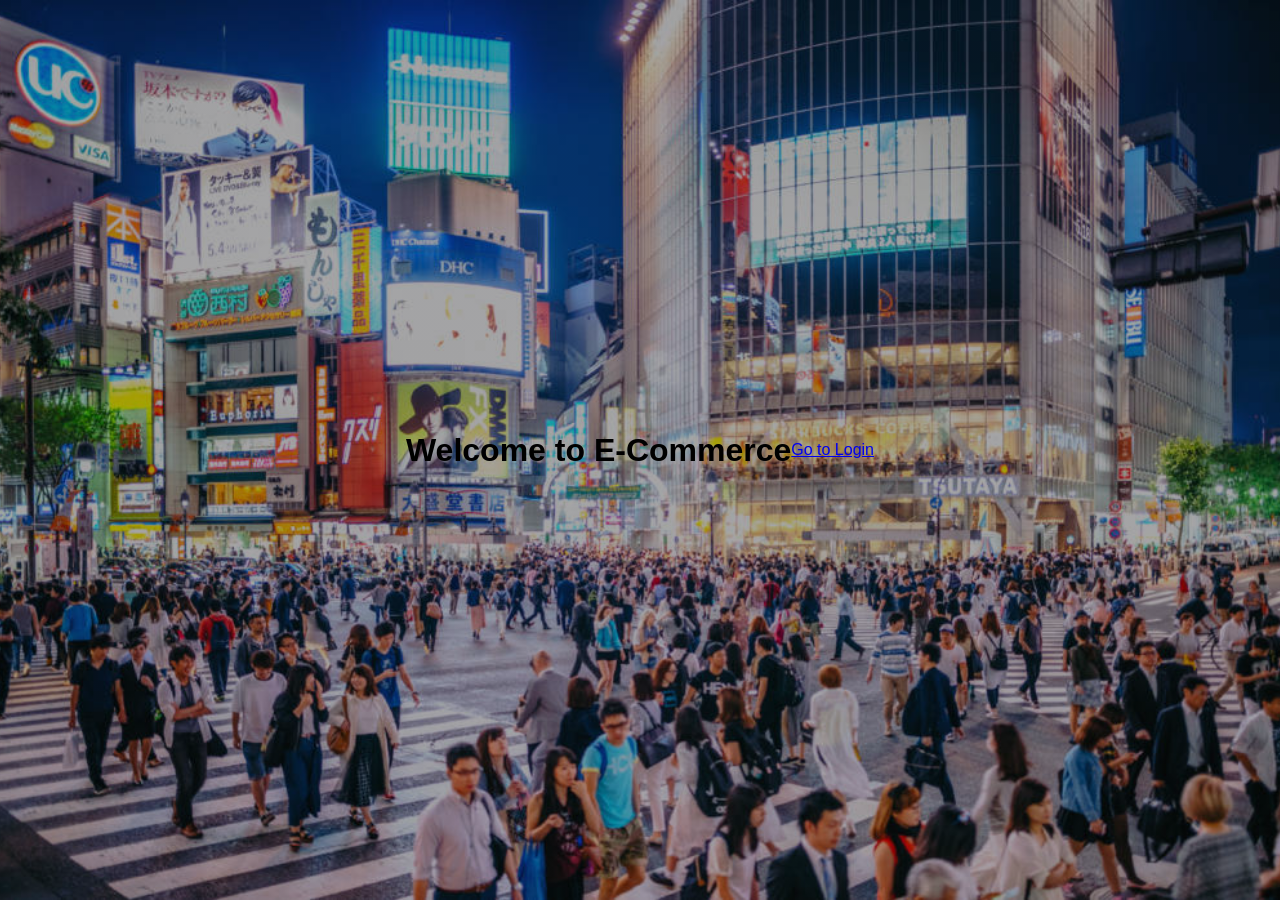
<file: index.html>
<!DOCTYPE html>
<html lang="en">
<head>
    <meta charset="UTF-8">
    <meta name="viewport" content="width=device-width, initial-scale=1.0">
    <title>E-Commerce</title>
    <link rel="stylesheet" href="style.css">
</head>
<body>
    <h1>Welcome to E-Commerce</h1>
    <p><a href="login.html">Go to Login</a></p>
</body>
</html>
</file>
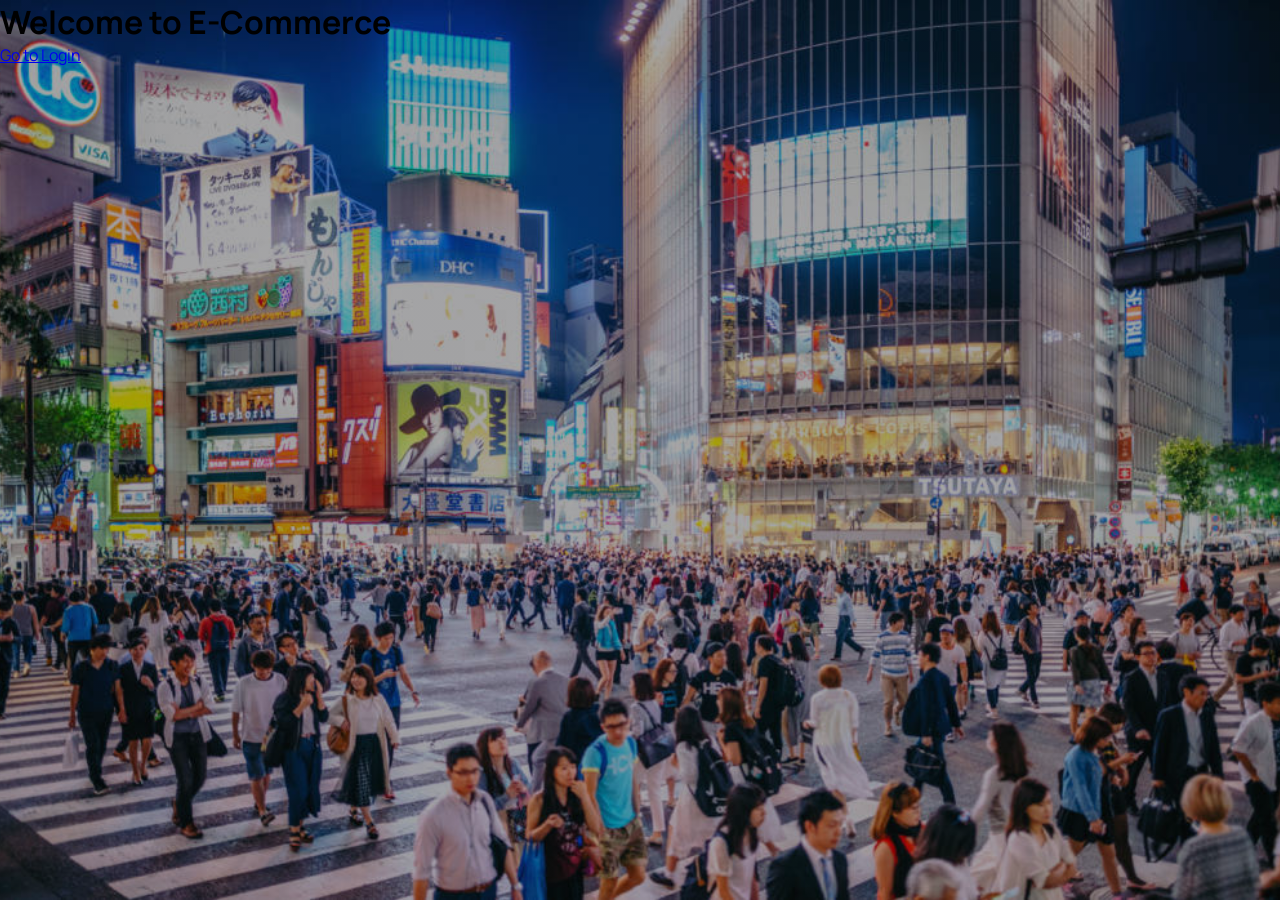
<file: pages/index.html>
<!DOCTYPE html>
<html lang="en">
<head>
    <meta charset="UTF-8">
    <meta name="viewport" content="width=device-width, initial-scale=1.0">
    <title>E-Commerce</title>
    <link rel="stylesheet" href="../css/style.css">
</head>
<body>
    <h1>Welcome to E-Commerce</h1>
    <p><a href="login.html">Go to Login</a></p>
</body>
</html>
</file>
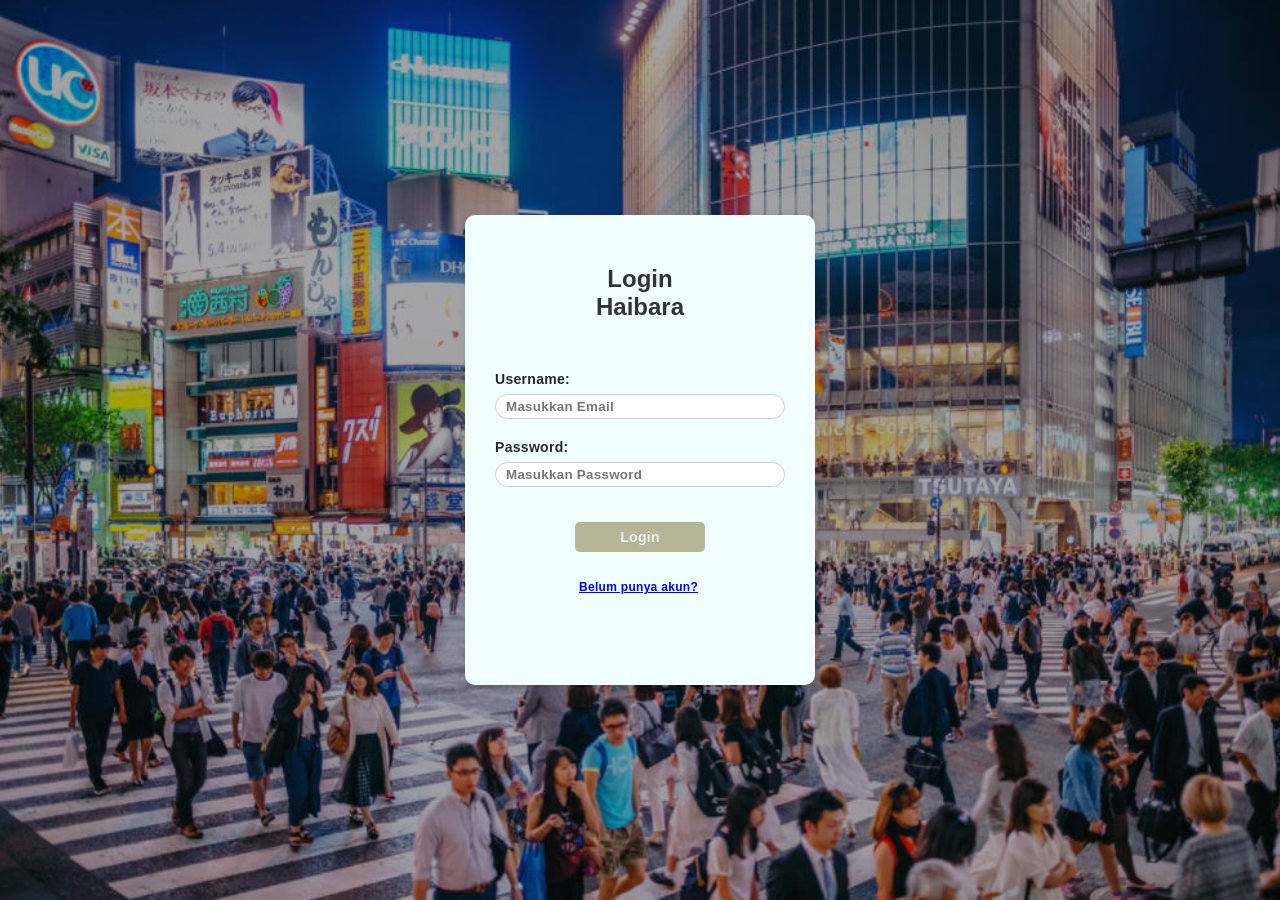
<file: login.html>
<!doctype html>
<html lang="en">
  <head>
    <meta charset="UTF-8" />
    <meta name="viewport" content="width=device-width, initial-scale=1.0" />
    <title>Login</title>
    <link rel="stylesheet" href="style.css" />
  </head>
  <body>
    <div class="container">
      <form class="form-box">
        <h2 class="login">Login <br> Haibara</h2>

        <div class="input-group">
          <label for="email">Username:</label>
          <input type="email" placeholder="Masukkan Email" />
        </div>

        <div class="input-group">
          <label for="password">Password:</label>
          <input type="password" placeholder="Masukkan Password"  />
        </div>

        <button class="btn">Login</button>

        <p class="link">
          <a href="#">Belum punya akun?</a>
        </p>
      </form>
    </div>
  </body>
</html>
</file>
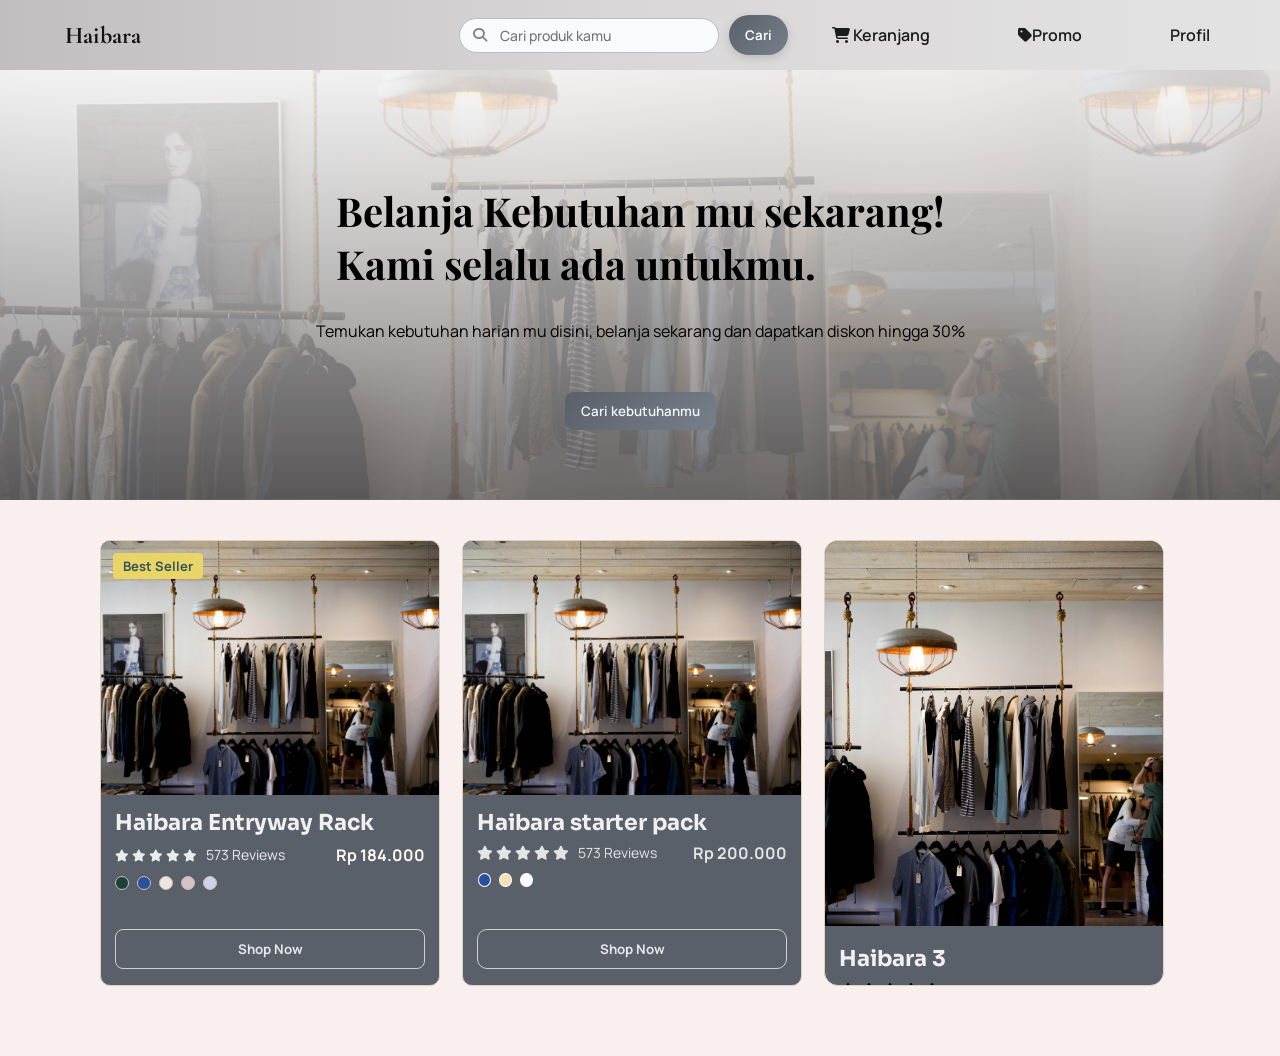
<file: pages/home.html>
<!doctype html>
<html lang="en">
  <head>
    <meta charset="UTF-8" />
    <meta name="viewport" content="width=device-width, initial-scale=1.0" />
    <title>Homepage</title>
    <link rel="stylesheet" href="../css/style.css" />
    <link
      rel="stylesheet"
      href="https://cdnjs.cloudflare.com/ajax/libs/font-awesome/6.5.0/css/all.min.css"
    />
  </head>
  <body class="home-page">
    <!-- Navigation bar -->
    <header>
      <nav class="navbar">
        <div class="logo">
          <h2>Haibara</h2>
        </div>

        <form class="search-form" role="search" onsubmit="return false;">
          <div class="search-field">
            <i
              class="fa-solid fa-magnifying-glass search-icon"
              aria-hidden="true"
            ></i>
            <input
              type="search"
              id="searchInput"
              placeholder="Cari produk kamu"
              aria-label="Cari produk"
            />
          </div>
          <button type="button" id="searchBtn">Cari</button>
        </form>

        <ul>
          <li>
            <a href="#">
              <i class="fa-solid fa-cart-shopping"></i> Keranjang
            </a>
          </li>
          <li>
            <a href="#"> <i class="fa-solid fa-tag"></i>Promo </a>
          </li>
          <li>
            <a href="#"> <i class="fa solid fa-profile"></i>Profil </a>
          </li>
        </ul>
      </nav>
    </header>

    <!-- Jumbotron start -->

    <section class="jumbotron">
      <img
        src="../assets/img/Jumbotron.jpg"
        class="jumbotron-img"
        alt=""
        aria-hidden="true"
      />
      <div class="product-title-desc">
        <h1>Belanja Kebutuhan mu sekarang!<br />Kami selalu ada untukmu.</h1>
        <p>
          Temukan kebutuhan harian mu disini, belanja sekarang dan dapatkan
          diskon hingga 30%
        </p>
      </div>

      <div class="btn-suggest">
        <button class="btn-suggest1">Cari kebutuhanmu</button>
      </div>
    </section>

    <!-- Jumbotron end-->

    <!-- Product card start -->
    <section class="featured-demo-section">
      <article class="featured-card">
        <div class="featured-media">
          <span class="featured-badge">Best Seller</span>
          <img src="../assets/img/Jumbotron.jpg" alt="Haibara Entryway Rack" />
        </div>

        <div class="featured-body">
          <h3 class="featured-title">Haibara Entryway Rack</h3>

          <div class="featured-meta">
            <p class="featured-rating">
              <i class="fa-solid fa-star"></i>
              <i class="fa-solid fa-star"></i>
              <i class="fa-solid fa-star"></i>
              <i class="fa-solid fa-star"></i>
              <i class="fa-solid fa-star"></i>
              <span>573 Reviews </span>
            </p>
            <p class="featured-price">Rp 184.000</p>
          </div>

          <div class="featured-colors" aria-label="Pilihan warna">
            <span class="dot c1"></span>
            <span class="dot c2"></span>
            <span class="dot c3"></span>
            <span class="dot c4"></span>
            <span class="dot c5"></span>
          </div>

          <button class="featured-btn" type="button">Shop Now</button>
        </div>
      </article>

      <article class="featured-card2">
        <div class="featured-media2">
          <img src="../assets/img/Jumbotron.jpg" alt="Haibara Entryway Rack" />
        </div>

        <div class="featured-body2">
          <h3 class="featured-title2">Haibara starter pack</h3>

          <div class="featured-meta2">
            <p class="featured-rating2">
              <i class="fa-solid fa-star"></i>
              <i class="fa-solid fa-star"></i>
              <i class="fa-solid fa-star"></i>
              <i class="fa-solid fa-star"></i>
              <i class="fa-solid fa-star"></i>
              <span>573 Reviews</span>
            </p>
            <p class="featured-price2">Rp 200.000</p>
          </div>

          <div class="product-dot2" aria-label="Pilihan warna">
            <span class="pdot1"></span>
            <span class="pdot2"></span>
            <span class="pdot3"></span>
          </div>

          <button class="product-btn2" type="button">Shop Now</button> 
        </div>
      </article>
      <article class="product-card3">
            <div class="product-media3">
              <img src="../assets/img/Jumbotron.jpg" alt="haibara "
            </div>

            <div class="product-body3">
                <h3 class="product-title3">Haibara 3</h3>
                <div class="product-rating3">
                  <i class="fa-solid fa-star"></i>
                  <i class="fa-solid fa-star"></i>
                  <i class="fa-solid fa-star"></i>
                  <i class="fa-solid fa-star"></i>
                  <i class="fa-solid fa-star"></i>
                  <p class="product-review">573 Reviews</p>
                </div>
                <p class="product-price3">Rp 184.000</p>
            </div>

            <div class="product-dot3">
              <span class="product-dot3"></span>
              <span class="product-dot4"></span>
              <span class="product-dot5"></span>
            </div>

            <button class="product-btn3" type="button">Shop now</button>
          </article>
    </section>
  </body>
</html>
</file>
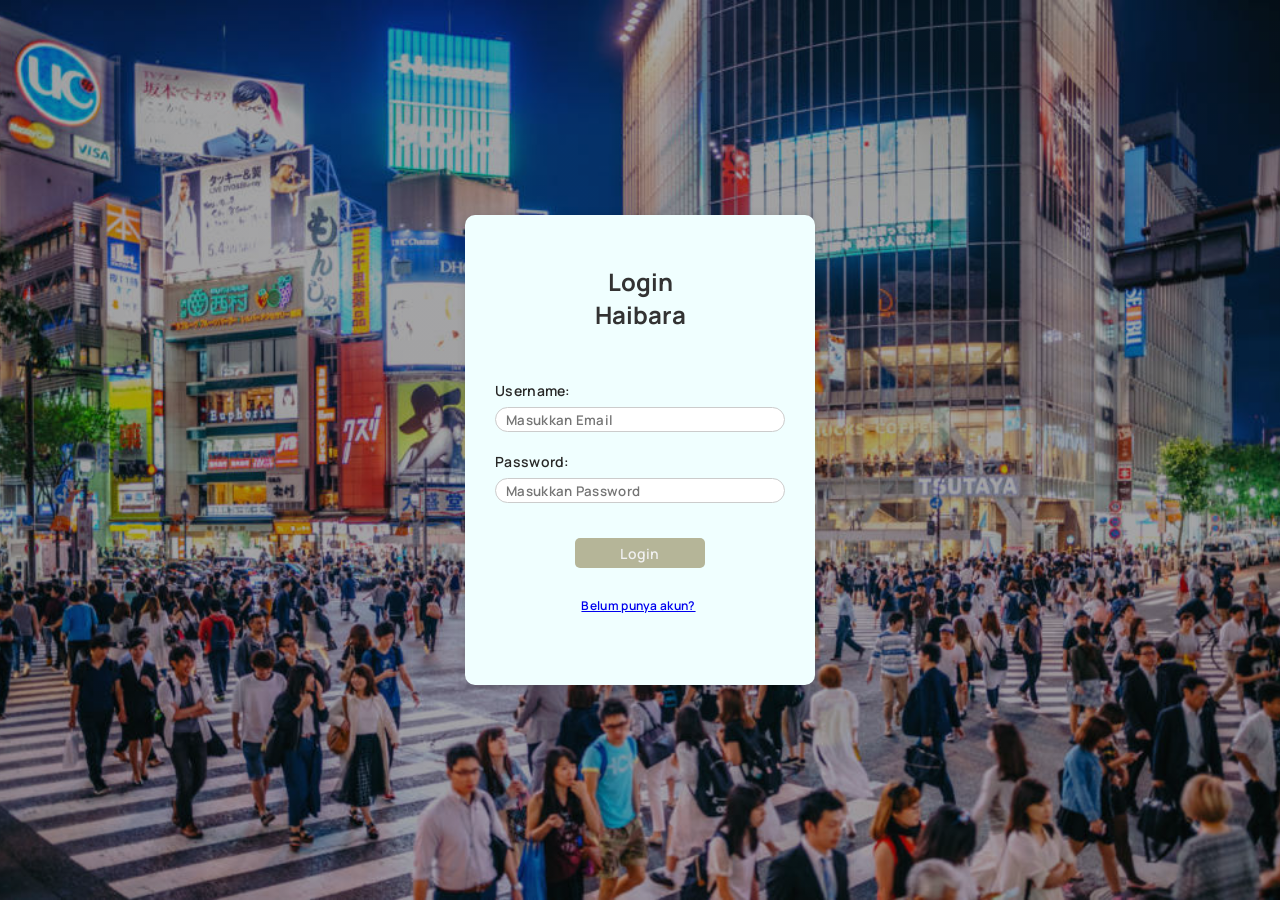
<file: pages/login.html>
<!doctype html>
<html lang="en">
  <head>
    <meta charset="UTF-8" />
    <meta name="viewport" content="width=device-width, initial-scale=1.0" />
    <title>Login</title>
    <link rel="stylesheet" href="../css/style.css" />
  </head>
  <body class="auth-page">
    <div class="container">
      <form class="form-box">
        <h2 class="login">Login <br> Haibara</h2>

        <div class="input-group">
          <label for="email">Username:</label>
          <input type="email" placeholder="Masukkan Email" />
        </div>

        <div class="input-group">
          <label for="password">Password:</label>
          <input type="password" placeholder="Masukkan Password"  />
        </div>

        <button class="btn">Login</button>

        <p class="link">
          <a href="register.html">Belum punya akun?</a>
        </p>
      </form>
    </div>
  </body>
</html>
</file>
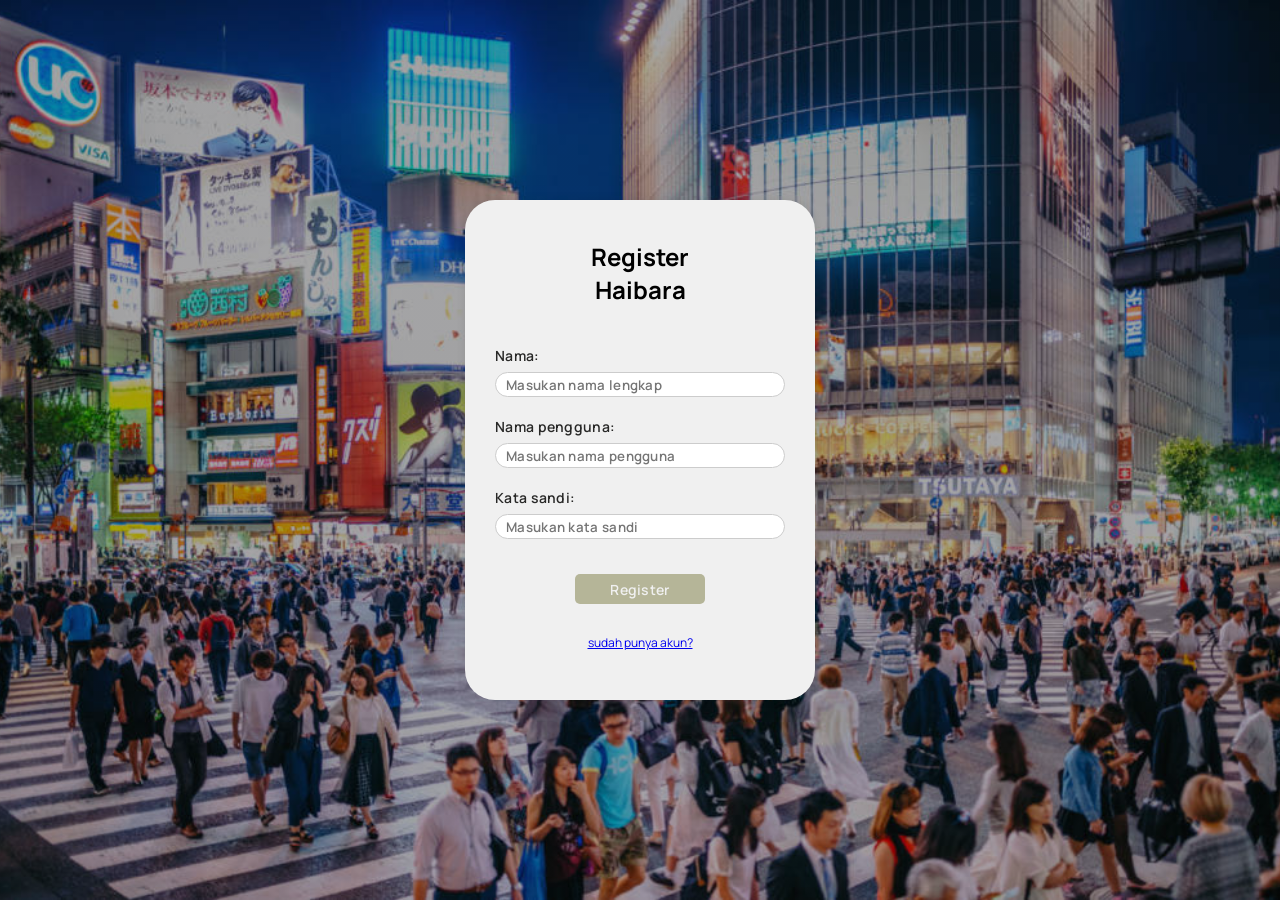
<file: pages/register.html>
<!doctype html>
<html lang="en">
  <head>
    <meta charset="UTF-8" />
    <meta name="viewport" content="width=device-width, initial-scale=1.0" />
    <title>Register</title>
    <link rel="stylesheet" href="../css/style.css" />
  </head>
  <body class="auth-page">
    <div class="container">
      <form class="register-box">
        <h2 class="register-judul">
          Register <br />
          Haibara
        </h2>

        <div class="input-group">
          <label for="name">Nama:</label>
          <input
            id="name"
            type="text"
            placeholder="Masukan nama lengkap"
          />
        </div>

        <div class="input-group">
          <label for="username">Nama pengguna:</label>
          <input
            id="username"
            type="text"
            placeholder="Masukan nama pengguna"
          />
        </div>

        <div class="input-group">
          <label for="password">Kata sandi:</label>
          <input
            id="password"
            type="password"
            placeholder="Masukan kata sandi"
          />
        </div>

        <button class="btn-register" type="submit">Register</button>

        <p class="desc"><a href="login.html">sudah punya akun?</a></p>

      </form>
    </div>
  </body>
</html>
</file>
<file: style.css>
* {
  margin: 0;
  padding: 0;
  box-sizing: border-box;
  font-family: Arial, Helvetica, sans-serif;
}

body {
    display: flex;
    justify-content: center;
    align-items: center;
    height: 100vh;
    background-color: #f0f0f0;
    background-image: linear-gradient(rgba(0, 0, 0, 0.35), rgba(0, 0, 0, 0.35)), url("assets/img/image.png");
    background-size: cover;
    background-position: center;
    background-repeat: no-repeat;
}

.container {
    width: 350px;
}

.form-box {
    background-color: azure;
    padding: 30px;
    border-radius: 10px;
    box-shadow: 0 0 10px rgba(0, 0, 0, 0.1);
    height: 470px;
}

.form-box h2 {
    text-align: center;
    margin-bottom: 50px;
    margin-top: 20px;
    color: #333;
}

.input-group {
    margin-bottom: 20px;
    display: flex;
    flex-direction: column;
}

.input-group label {
    margin-bottom: 7px;
    font-size: 14px;
    font-family: "Trebuchet MS", "Segoe UI", sans-serif;
    font-weight: 600;
    letter-spacing: 0.3px;
    color: #282827;
}

.input-group input {
    border-radius: 20px;
    height: 25px;
    padding: 10px;
    border: 1px solid #ccc;
    font-family: "Trebuchet MS", "Segoe UI", sans-serif;
    font-weight: 600;
    letter-spacing: 0.3px;
    
}

.btn {
    width: 130px;
    display: block;
    margin: 35px auto 0;
    border-radius: 5px;
    height: 30px;
    border: none;
    cursor: pointer;
    background-color:rgb(181, 181, 152) ;
    color: #f0f0f0;
    font-family: "Trebuchet MS", "Segoe UI", sans-serif;
    font-size: 14px;
    font-weight: 600;
    letter-spacing: 0.3px;
}

.btn:hover {
    background-color: #4facfe;
}

.link {
    text-align: center;
    margin-top: 25px;
    margin-right: 8px;
    margin-left: 5px;
}

.link a {
    font-size: 12px;
    font-family: "Trebuchet MS", "Segoe UI", sans-serif;
    font-weight: 600;
    letter-spacing: 0.3px;
}
</file>
<file: css/style.css>
@import url("https://fonts.googleapis.com/css2?family=Manrope:wght@400;500;600;700;800&display=swap");
@import url("https://fonts.googleapis.com/css2?family=Playfair+Display:wght@500;700&display=swap");
@import url("https://fonts.googleapis.com/css2?family=Sora:wght@700;800&display=swap");
@import url("https://fonts.googleapis.com/css2?family=Cormorant+Garamond:wght@600;700&display=swap");

:root {
  --font-ui: "Manrope", "Segoe UI", Tahoma, Geneva, Verdana, sans-serif;
  --font-display: "Playfair Display", Georgia, serif;
  --font-logo: "Cormorant Garamond", "Playfair Display", Georgia, serif;
  --font-product: "Sora", "Manrope", "Segoe UI", sans-serif;
  --accent-olive: #b8cf73;
  --accent-olive-strong: #8ea64b;
  --btn-nav-start: #59606a;
  --btn-nav-end: #777f8a;
  --btn-nav-start-hover: #525962;
  --btn-nav-end-hover: #6f7680;
  --text-dark: #252a32;
  --input-border: #b9bcc4;
  --input-border-focus: #8ea64b;
}

* {
  margin: 0;
  padding: 0;
  box-sizing: border-box;
  font-family: var(--font-ui);
}

body {
  display: block;
  min-height: 100vh;
  background-color: #faefef;
  background-image:
    linear-gradient(rgba(0, 0, 0, 0.35), rgba(0, 0, 0, 0.35)),
    url("../assets/img/image.png");
  background-size: cover;
  background-position: center;
  background-repeat: no-repeat;
}

.auth-page {
  display: flex;
  justify-content: center;
  align-items: center;
  min-height: 100vh;
}

.home-page {
  background-image: none;
}

.container {
  width: 350px;
}

.form-box {
  background-color: azure;
  padding: 30px;
  border-radius: 10px;
  box-shadow: 0 0 10px rgba(0, 0, 0, 0.1);
  height: 470px;
}

.form-box h2 {
  text-align: center;
  margin-bottom: 50px;
  margin-top: 20px;
  color: #333;
}

.input-group {
  margin-bottom: 20px;
  display: flex;
  flex-direction: column;
}

.input-group label {
  margin-bottom: 7px;
  font-size: 14px;
  font-family: var(--font-ui);
  font-weight: 600;
  letter-spacing: 0.3px;
  color: #282827;
}

.input-group input {
  border-radius: 20px;
  height: 25px;
  padding: 10px;
  border: 1px solid #ccc;
  font-family: var(--font-ui);
  font-weight: 600;
  letter-spacing: 0.3px;
}

.btn {
  width: 130px;
  display: block;
  margin: 35px auto 0;
  border-radius: 5px;
  height: 30px;
  border: none;
  cursor: pointer;
  background-color: rgb(181, 181, 152);
  color: #f0f0f0;
  font-family: var(--font-ui);
  font-size: 14px;
  font-weight: 600;
  letter-spacing: 0.3px;
}

.btn:hover {
  background-color: #4facfe;
}

.link {
  text-align: center;
  margin-top: 25px;
  margin-right: 8px;
  margin-left: 5px;
}

.link a {
  font-size: 12px;
  font-family: var(--font-ui);
  font-weight: 600;
  letter-spacing: 0.3px;
}

/* Register */

.register-box {
  background-color: #f0f0f0;
  height: 500px;
  border-radius: 30px;
  padding: 30px;
  box-shadow: 0 0 10px rgba(0, 0, 0, 0.1);
}

.register-box h2 {
  text-align: center;
  margin-top: 10px;
  margin-bottom: 40px;
}

.btn-register {
  width: 130px;
  display: block;
  margin: 35px auto 0;
  border-radius: 5px;
  height: 30px;
  border: none;
  cursor: pointer;
  background-color: rgb(181, 181, 152);
  color: #f0f0f0;
  font-family: var(--font-ui);
  font-size: 14px;
  font-weight: 600;
  letter-spacing: 0.3px;
}

.btn-register:hover {
  background-color: #4facfe;
}

.desc {
  text-align: center;
  margin-top: 30px;
  font-family: var(--font-ui);
  font-size: 12px;
}

.desc a {
  font: size 12px;
}

/* Register end */

/* Navigation */

.navbar {
  display: flex;
  justify-content: flex-start;
  align-items: center;
  gap: 14px;
  padding: 15px 40px;
  background: linear-gradient(90deg, #c0bebe 0%, #d9d7d7 50%, #e4e3e3 100%);
  width: 100%;
  height: 70px;
}

.navbar ul {
  display: flex;
  gap: 28px;
  list-style: none;
  margin: 0;
  padding: 0;
  box-shadow: #282827;
}

.navbar a {
  text-decoration: none;
  color: rgb(28, 27, 27);
  font-weight: 600;
  margin: 30px;
  cursor: pointer;
  font-family: var(--font-ui);
}

.navbar a:hover {
  color: var(--accent-olive);
}

.navbar h2 {
  margin-left: 25px;
  color: rgb(17, 17, 16);
}

.logo h2 {
  font-family: var(--font-logo);
  font-weight: 700;
  letter-spacing: 0.01em;
}

/* Navigation end */

/* Jumbotron section start */
.jumbotron {
  position: relative;
  min-height: 430px;
  padding: 64px 20px 44px;
  overflow: hidden;
  isolation: isolate;
}

.jumbotron-img {
  position: absolute;
  inset: 0;
  width: 100%;
  height: 100%;
  object-fit: cover;
  object-position: center;
  z-index: -2;
}

.jumbotron::before {
  content: "";
  position: absolute;
  inset: 0;
  background: linear-gradient(
    rgba(250, 249, 249, 0.82),
    rgba(108, 106, 106, 0.82)
  );
  z-index: -1;
}

.jumbotron::after {
  content: "";
  position: absolute;
  left: 50%;
  bottom: 0;
  transform: translateX(-40%);
  width: 100vw;
  height: 1px;
  background: linear-gradient(
    90deg,
    rgba(112, 120, 132, 0.15) 0%,
    rgba(112, 120, 132, 0.5) 20%,
    rgba(112, 120, 132, 0.5) 80%,
    rgba(112, 120, 132, 0.15) 100%
  );
}

.product-title-desc {
  display: flex;
  justify-content: center;
  align-items: center;
  flex-direction: column;
  gap: 30px;
}

.product-title-desc h1 {
  font-size: 40px;
  margin-top: 50px;
  font-family: var(--font-display);
  font-weight: 700;
}

.btn-suggest {
  display: flex;
  justify-content: center;
}

.search-form {
  display: flex;
  align-items: center;
  gap: 10px;
  margin-left: auto;
}

.search-field {
  position: relative;
}

.search-icon {
  position: absolute;
  top: 50%;
  left: 14px;
  transform: translateY(-50%);
  font-size: 14px;
  color: #7d838d;
  pointer-events: none;
}

.search-form input {
  width: min(24vw, 260px);
  min-width: 160px;
  height: 35px;
  padding: 0 14px 0 40px;
  border: 1px solid var(--input-border);
  border-radius: 999px;
  background: #f9fafc;
  color: var(--text-dark);
  font-size: 14px;
  font-weight: 500;
  outline: none;
  transition:
    border-color 0.25s ease,
    box-shadow 0.25s ease;
}

.search-form input::placeholder {
  font-weight: 500;
}

.search-form input:focus {
  box-shadow: 0 0 0 4px rgba(142, 166, 75, 0.2);
}

.search-form button {
  height: 40px;
  padding: 0 16px;
  border: 0;
  border-radius: 999px;
  background: linear-gradient(135deg, var(--btn-nav-start), var(--btn-nav-end));
  color: #ffffff;
  font-weight: 650;
  cursor: pointer;
  box-shadow: 0 3px 8px rgba(64, 69, 76, 0.2);
  transition:
    transform 0.2s ease,
    filter 0.2s ease,
    background 0.2s ease;
}

.search-form button:hover {
  background: linear-gradient(
    135deg,
    var(--btn-nav-start-hover),
    var(--btn-nav-end-hover)
  );
}

.btn-suggest1 {
  margin-top: 50px;
  background: linear-gradient(135deg, var(--btn-nav-start), var(--btn-nav-end));
  color: #f2f5f8;
  border: 0;
  border-radius: 8px;
  padding: 10px 16px;
  font-family: var(--font-ui);
  font-weight: 600;
  cursor: pointer;
  transition:
    filter 0.2s ease,
    transform 0.2s ease;
}

.btn-suggest1:hover {
  background: linear-gradient(
    135deg,
    var(--btn-nav-start-hover),
    var(--btn-nav-end-hover)
  );
}

.btn-suggest1:active {
  transform: translateY(1px);
}

.search-form button:active {
  transform: translateY(1px);
}

/* Featured single card sample */
.featured-demo-section {
  width: min(1080px, calc(100% - 40px));
  margin: 40px auto 70px;
  display: flex;
  align-items: stretch;
  gap: 22px;
  flex-wrap: wrap;
}

.featured-card {
  width: min(100%, 340px);
  background: var(--btn-nav-start);
  border: 1px solid #d8d1c4;
  border-radius: 10px;
  overflow: hidden;
  color: #1f4a53;
  display: flex;
  flex-direction: column;
}

.featured-media {
  position: relative;
  background: #ece5db;
  aspect-ratio: 4 / 3;
}

.featured-media img {
  width: 100%;
  height: 100%;
  object-fit: cover;
}

.featured-badge {
  position: absolute;
  top: 12px;
  left: 12px;
  font-size: 13px;
  font-weight: 700;
  padding: 4px 10px;
  background: #e9d467;
  color: #355459;
  border-radius: 4px;
}

.featured-body {
  padding: 14px 14px 16px;
  display: flex;
  flex-direction: column;
  flex: 1;
}

.featured-body2 {
  padding: 14px 14px 16px;
  display: flex;
  flex-direction: column;
  flex: 1;
}

.featured-title {
  font-size: 22px;
  margin-bottom: 8px;
  font-family: var(--font-product);
  color: #f0f0f0;
}

.featured-meta {
  display: flex;
  justify-content: space-between;
  align-items: center;
  margin-bottom: 10px;
}

.featured-rating {
  margin: 0;
  font-size: 14px;
  color: #eaecec;
}

.featured-rating i {
  font-size: 12px;
}

.featured-rating span {
  margin-left: 6px;
}

.featured-price {
  margin: 0;
  font-weight: 700;
  color: floralwhite;
}

.featured-colors {
  display: flex;
  gap: 8px;
  margin-bottom: 12px;
}

.dot {
  width: 14px;
  height: 14px;
  display: inline-block;
  border-radius: 50%;
  border: 1px solid #c6c0b6;
}

.dot.c1 {
  background: #1d4137;
}
.dot.c2 {
  background: #2a4f9c;
}
.dot.c3 {
  background: #ece7de;
}
.dot.c4 {
  background: #d5c2c4;
}
.dot.c5 {
  background: #cdd2ea;
}

.featured-btn {
  width: 100%;
  height: 40px;
  border: 1.5px solid #cdd0d1;
  background: transparent;
  color: #e5e7e8;
  border-radius: 8px;
  font-weight: 700;
  cursor: pointer;
  margin-top: auto;
}

.featured-btn:hover {
  background: rgba(115, 144, 154, 0.08);
}

.product-btn2 {
  width: 100%;
  height: 40px;
  border: 1.5px solid #cdd0d1;
  background: transparent;
  color: #e5e7e8;
  border-radius: 8px;
  font-weight: 700;
  cursor: pointer;
  margin-top: auto;
}

.product-btn2:hover {
  background: rgba(115, 144, 154, 0.08);
}

.featured-media2 {
  position: relative;
  background-color: rgb(240, 235, 235);
  aspect-ratio: 4 / 3;
}

.featured-media2 img {
  width: 100%;
  height: 100%;
  object-fit: cover;
}

.featured-card2 {
  width: min(100%, 340px);
  background: var(--btn-nav-start);
  border: 1px solid #d8d1c4;
  border-radius: 10px;
  overflow: hidden;
  color: #e3e5e5;
  display: flex;
  flex-direction: column;


  -webkit-border-radius: 10px;
  -moz-border-radius: 10px;
  -ms-border-radius: 10px;
  -o-border-radius: 10px;
}

.featured-title2 {
  font-size: 22px;
  margin-bottom: 8px;
  font-family: var(--font-product);
  color: #f0f0f0;
}

.featured-meta2 {
  display: flex;
  justify-content: space-between;
  align-items: center;
  gap: 12px;
  margin-bottom: 10px;
}

.featured-rating2 span {
  margin-left: 6px;
}

.featured-rating2 {
  margin: 0;
  font-size: 14px;
  line-height: 1.2;
}

.featured-price2 {
  margin: 0;
  font-weight: 700;
  line-height: 1.2;
  white-space: nowrap;
}

.product-dot2 {
  display: flex;
  gap: 8px;
  margin-left: 1px;
  margin-bottom: 12px;
}

.pdot1,
.pdot2,
.pdot3 {
  width: 13px;
  height: 14px;
  border: 1px solid #ffffff;
  border-radius: 50%;
  display: inline-block;
  -webkit-border-radius: 50%;
  -moz-border-radius: 50%;
  -ms-border-radius: 50%;
  -o-border-radius: 50%;
}

.pdot1 {
  background-color: #2a4f9c;
}

.pdot2 {
  background-color: wheat;
}

.pdot3 {
  background-color: #ffff;
}

.product-btn2 {
  width: 100%;
  margin: 30px 63px 0px 0px;
  height: 40px;
  border-radius: 10px;
  border: 1.5px solid #cdd0d1;
  background-color: transparent;
  margin-top: 30px;

  -webkit-border-radius: 10px;
  -moz-border-radius: 10px;
  -ms-border-radius: 10px;
  -o-border-radius: 10px;
}

.product-card3 {
  width: min(100%, 340px);
  background: var(--btn-nav-start);
  border: 1px solid #d8d1c4;
  border-radius: 14px;
  display: flex;
  overflow: hidden;
  flex-direction: column;
  -webkit-border-radius: 14px;
  -moz-border-radius: 14px;
  -ms-border-radius: 14px;
  -o-border-radius: 14px;
}

.product-media3 {
  position: relative;
  background-color: rgb(240, 235, 235);
  aspect-ratio: 4 / 3;
}

.product-media3 img {
  width: 100%;
  height: 100%;
  object-fit: cover;
}

.product-body3 {
  padding: 14px 14px 16px;
  display: flex;
  flex-direction: column;
}

.product-title3 {
  font-size: 22px;
  margin-bottom: 8px;
  font-family: var(--font-product);
  color: #f0f0f0;
}

@media (max-width: 900px) {
  .featured-demo-section {
    justify-content: center;
  }

  .navbar {
    flex-wrap: wrap;
    height: auto;
    gap: 10px;
    padding: 12px 18px;
  }

  .search-form {
    order: 3;
    width: 100%;
    margin-left: 0;
  }

  .navbar ul {
    margin-left: 0;
  }

  .search-field {
    flex: 1;
  }

  .search-form input {
    width: 100%;
    min-width: 0;
  }
}

/* Suggest section end */
</file>
